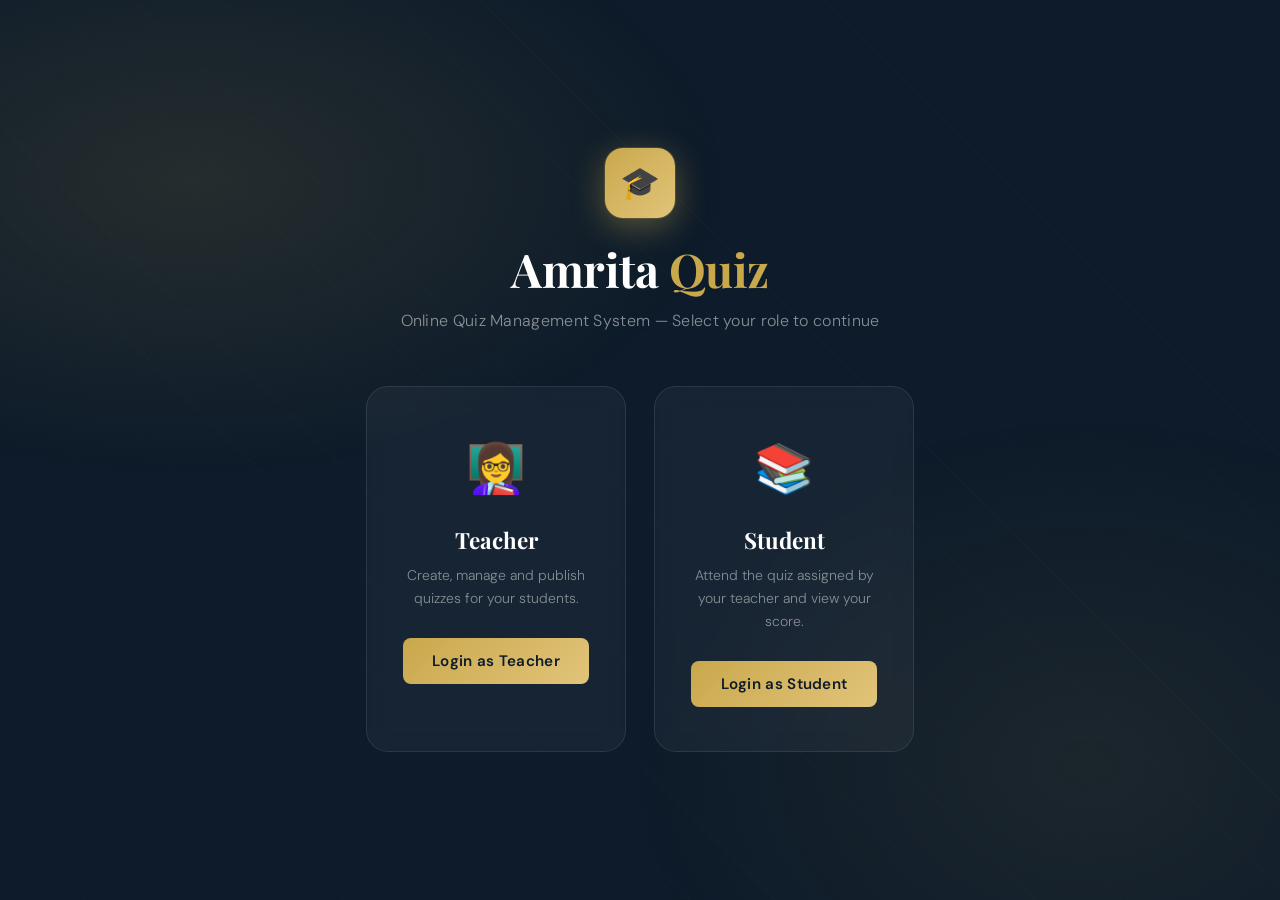
<file: quiz-system/src/main/resources/static/Index.html>
<!DOCTYPE html>
<html lang="en">
<head>
    <meta charset="UTF-8">
    <meta name="viewport" content="width=device-width, initial-scale=1.0">
    <title>Amrita Quiz — Welcome</title>
    <link rel="stylesheet" href="css/codestyle.css">
    <script src="js/app.js"></script>
</head>
<body>

<div class="role-container">

    <!-- Brand Header -->
    <div class="role-brand">
        <div class="brand-logo">🎓</div>
        <h1>Amrita <span>Quiz</span></h1>
        <p>Online Quiz Management System &mdash; Select your role to continue</p>
    </div>

    <!-- Role Cards -->
    <div class="role-cards">

        <!-- Teacher Card -->
        <div class="role-card teacher" onclick="goTo('TeacherLogin.html')">
            <span class="role-icon">👩‍🏫</span>
            <h2>Teacher</h2>
            <p>Create, manage and publish quizzes for your students.</p>
            <button class="role-btn" type="button">Login as Teacher</button>
        </div>

        <!-- Student Card -->
        <div class="role-card student" onclick="goTo('StudentLogin.html')">
            <span class="role-icon">📚</span>
            <h2>Student</h2>
            <p>Attend the quiz assigned by your teacher and view your score.</p>
            <button class="role-btn" type="button">Login as Student</button>
        </div>

    </div>

</div>

</body>
</html>
</file>
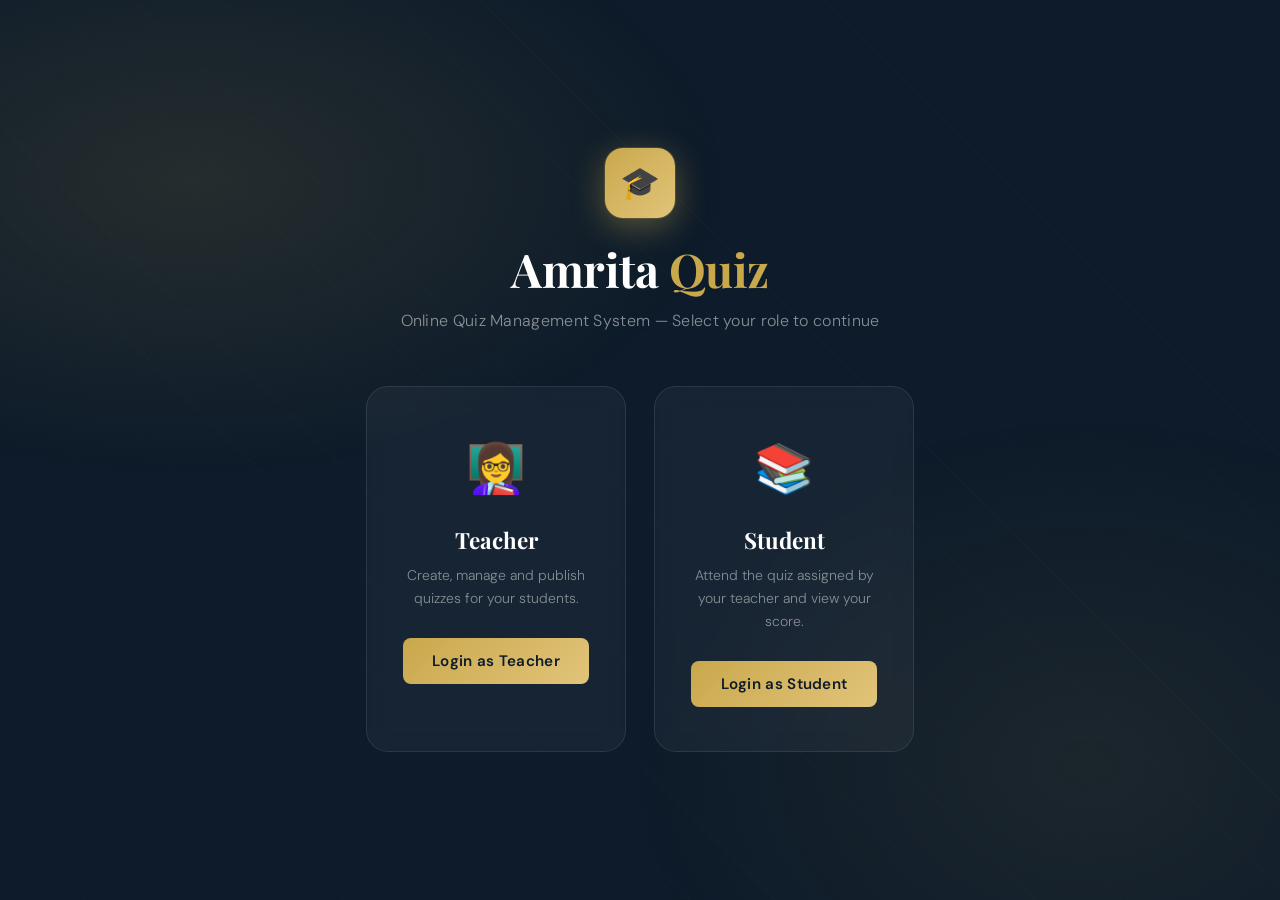
<file: Online Quiz Management System/quiz-management-system-main/quiz-system/src/main/resources/static/index.html>
<!DOCTYPE html>
<html lang="en">
<head>
    <meta charset="UTF-8">
    <meta name="viewport" content="width=device-width, initial-scale=1.0">
    <title>Amrita Quiz — Welcome</title>
    <link rel="stylesheet" href="css/codestyle.css">
</head>
<body>

<div class="role-container">

    <!-- Brand Header -->
    <div class="role-brand">
        <div class="brand-logo">🎓</div>
        <h1>Amrita <span>Quiz</span></h1>
        <p>Online Quiz Management System &mdash; Select your role to continue</p>
    </div>

    <!-- Role Cards -->
    <div class="role-cards">

        <!-- Teacher Card -->
        <div class="role-card teacher" onclick="goTo('TeacherLogin.html')">
            <span class="role-icon">👩‍🏫</span>
            <h2>Teacher</h2>
            <p>Create, manage and publish quizzes for your students.</p>
            <button class="role-btn" type="button">Login as Teacher</button>
        </div>

        <!-- Student Card -->
        <div class="role-card student" onclick="goTo('StudentLogin.html')">
            <span class="role-icon">📚</span>
            <h2>Student</h2>
            <p>Attend the quiz assigned by your teacher and view your score.</p>
            <button class="role-btn" type="button">Login as Student</button>
        </div>

    </div>

</div>


<script src="js/app.js"></script>
</body>
</html>
</file>
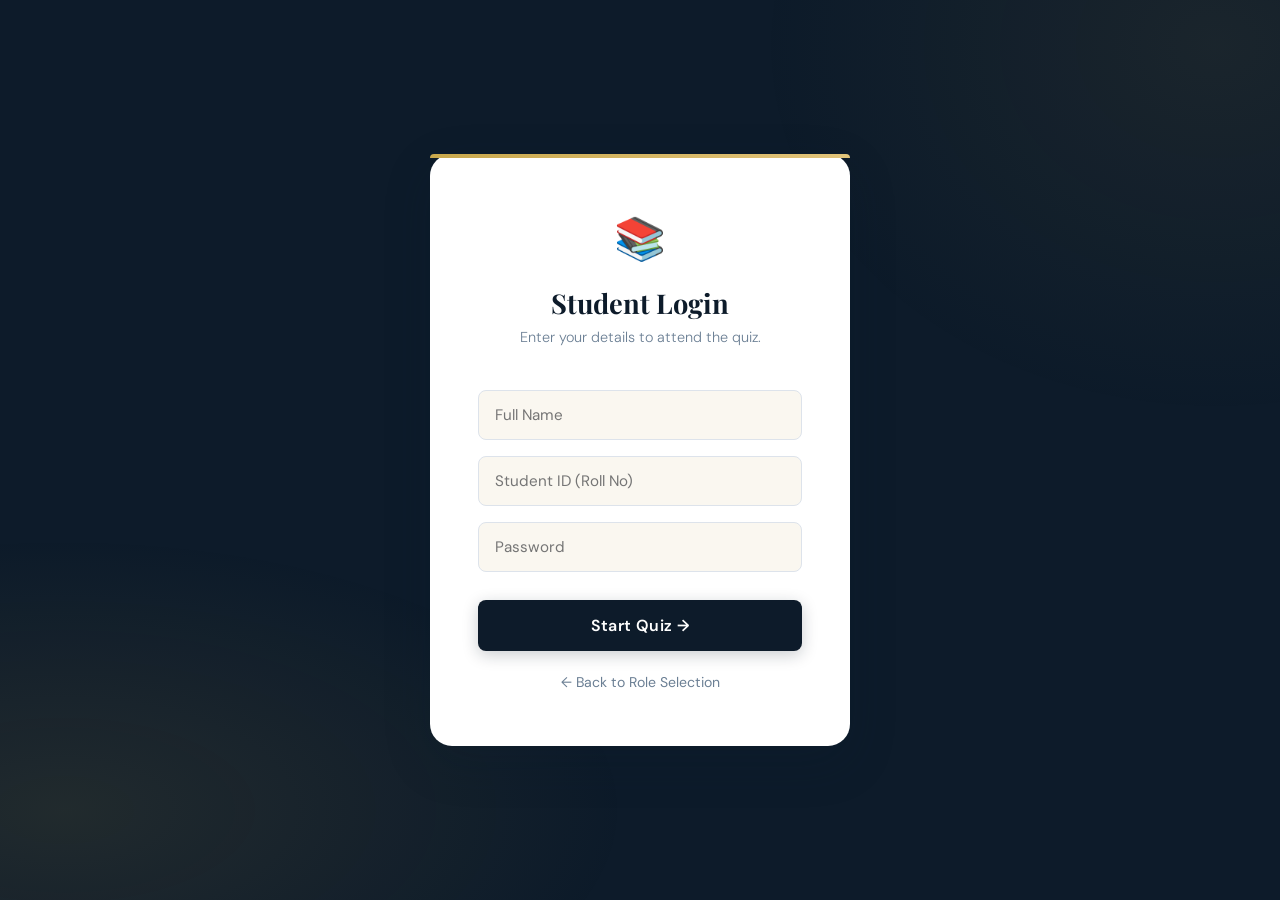
<file: quiz-system/src/main/resources/static/StudentLogin.html>
<!DOCTYPE html>
<html lang="en">
<head>
    <meta charset="UTF-8">
    <meta name="viewport" content="width=device-width, initial-scale=1.0">
    <title>Student Login — Amrita Quiz</title>
    <link rel="stylesheet" href="css/codestyle.css">
</head>
<body>

<div class="auth-container student-bg">
    <div class="auth-box student-box">
        <span class="auth-icon">📚</span>
        <h2>Student Login</h2>
        <p class="subtitle">Enter your details to attend the quiz.</p>

        <form id="student-login-form" onsubmit="studentLogin(event)">
            <input type="text"
                   id="student-name"
                   placeholder="Full Name"
                   required
                   autocomplete="name">
            <input type="text"
                   id="student-id"
                   placeholder="Student ID (Roll No)"
                   required
                   autocomplete="off">
            <!-- Added password field to match backend security -->
            <input type="password"
                   id="student-password"
                   placeholder="Password"
                   required>

            <div class="error-msg" id="login-error" style="display:none;">
                ❌ Invalid Credentials. Please try again.
            </div>
            <div class="info-msg" id="no-quiz-msg" style="display:none;">
                ⚠️ No quiz has been created yet. Please wait for your teacher.
            </div>

            <button type="submit" class="btn-student-login">Start Quiz →</button>
        </form>

        <button class="back-link student-link"
                type="button"
                onclick="goTo('index.html')">
            ← Back to Role Selection
        </button>
    </div>
</div>

<script src="js/app.js"></script>
</body>
</html>
</file>
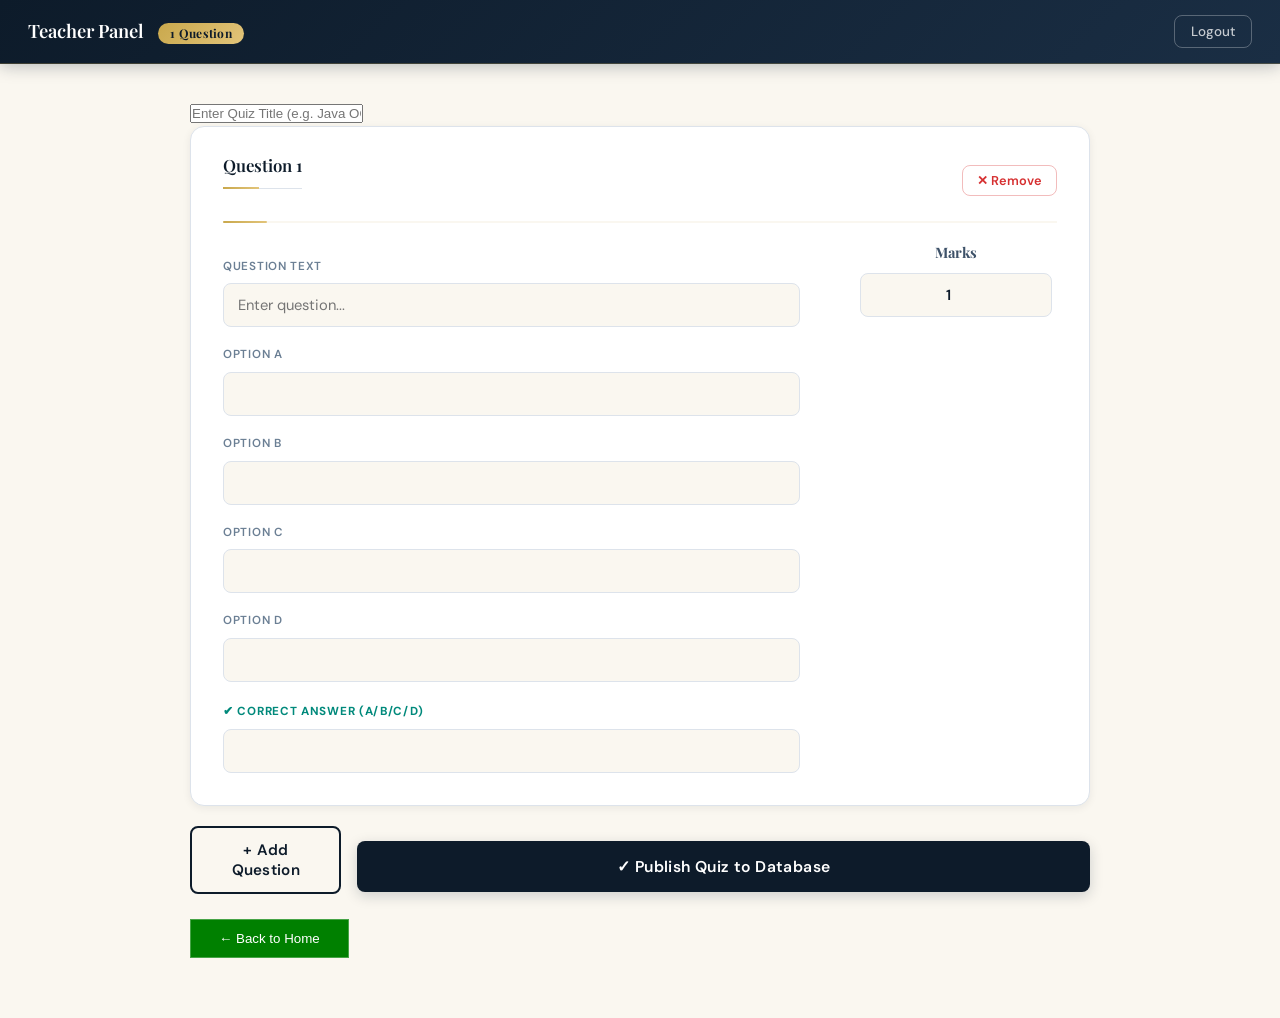
<file: quiz-system/src/main/resources/static/Teacher.html>
<!DOCTYPE html>
<html lang="en">
<head>
    <meta charset="UTF-8">
    <meta name="viewport" content="width=device-width, initial-scale=1.0">
    <title>Teacher Dashboard — Amrita Quiz</title>
    <link rel="stylesheet" href="css/codestyle.css">
</head>
<body>

<!-- ── Sticky Header ── -->
<header class="dashboard-header">
    <div class="header-left">
        <h2>
            Teacher Panel
            <span id="q-count-badge" class="question-count-badge">0 Questions</span>
        </h2>
    </div>
    <div class="header-right">
        <!-- Populated via initTeacherPage() -->
        <span id="teacher-id-label" class="header-user-label"></span>
        <button type="button" class="btn-logout" onclick="logout()">Logout</button>
    </div>
</header>

<!-- ── Main Content ── -->
<div class="dashboard-container">

    <!-- CRITICAL: Added Quiz Title input to match Backend Entity -->
    <div class="quiz-title-section">
        <input type="text"
               id="quiz-title"
               placeholder="Enter Quiz Title (e.g. Java OOP Quiz 1)"
               class="main-title-input"
               required>
    </div>

    <!-- Updated to use publishQuiz(event) from the bridge app.js -->
    <form id="quiz-form" onsubmit="publishQuiz(event)">

        <!-- Question cards injected here by app.js -->
        <div id="questions-wrapper"></div>

        <!-- Add / Submit row -->
        <div class="form-actions">
            <button type="button"
                    class="btn-add-question"
                    onclick="addQuestion()">
                + Add Question
            </button>
            <button type="submit" class="btn-submit">
                ✓ Publish Quiz to Database
            </button>
        </div>

    </form>

    <br>
    <button type="button"
            class="btn-back"
            onclick="goTo('index.html')">
        ← Back to Home
    </button>

</div>

<script src="js/app.js"></script>
<script>
    // Initialize the teacher view
    window.onload = function() {
        // Display teacher name from sessionStorage
        const name = sessionStorage.getItem('teacherName');
        const id = sessionStorage.getItem('teacherId');
        if (name) {
            document.getElementById('teacher-id-label').textContent = `👤 ${name} (${id})`;
        }

        // Start with one blank question
        addQuestion();
    };
</script>

</body>
</html>
</file>
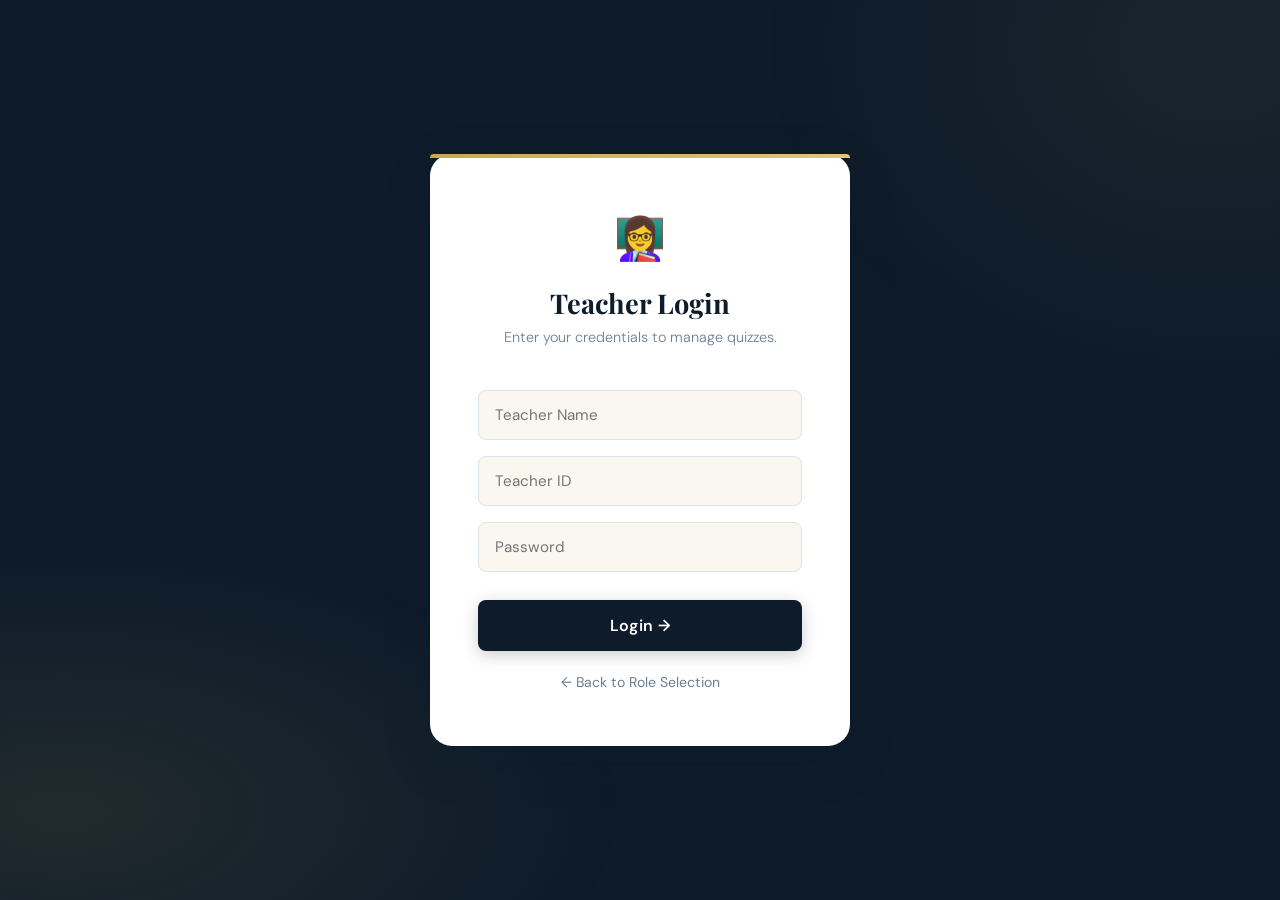
<file: quiz-system/src/main/resources/static/TeacherLogin.html>
<!DOCTYPE html>
<html lang="en">
<head>
    <meta charset="UTF-8">
    <meta name="viewport" content="width=device-width, initial-scale=1.0">
    <title>Teacher Login — Amrita Quiz</title>
    <link rel="stylesheet" href="css/codestyle.css">
</head>
<body>

<div class="auth-container teacher-bg">
    <div class="auth-box teacher-box">
        <span class="auth-icon">👩‍🏫</span>
        <h2>Teacher Login</h2>
        <p class="subtitle">Enter your credentials to manage quizzes.</p>

        <form id="teacher-login-form" onsubmit="teacherLogin(event)">
            <input type="text"
                   id="teacher-name"
                   placeholder="Teacher Name"
                   autocomplete="name"
                   required>
            <input type="text"
                   id="teacher-id"
                   placeholder="Teacher ID"
                   autocomplete="off"
                   required>
            <!-- Added password field to match backend requirements -->
            <input type="password"
                   id="teacher-password"
                   placeholder="Password"
                   required>

            <div class="error-msg" id="login-error" style="display:none;">
                ❌ Invalid Teacher ID or Password.
            </div>

            <button type="submit" class="btn-teacher-login">Login →</button>
        </form>

        <button class="back-link teacher-link"
                type="button"
                onclick="goTo('QuizLogin.html')">
            ← Back to Role Selection
        </button>
    </div>
</div>

<script src="js/app.js"></script>
</body>
</html>
</file>
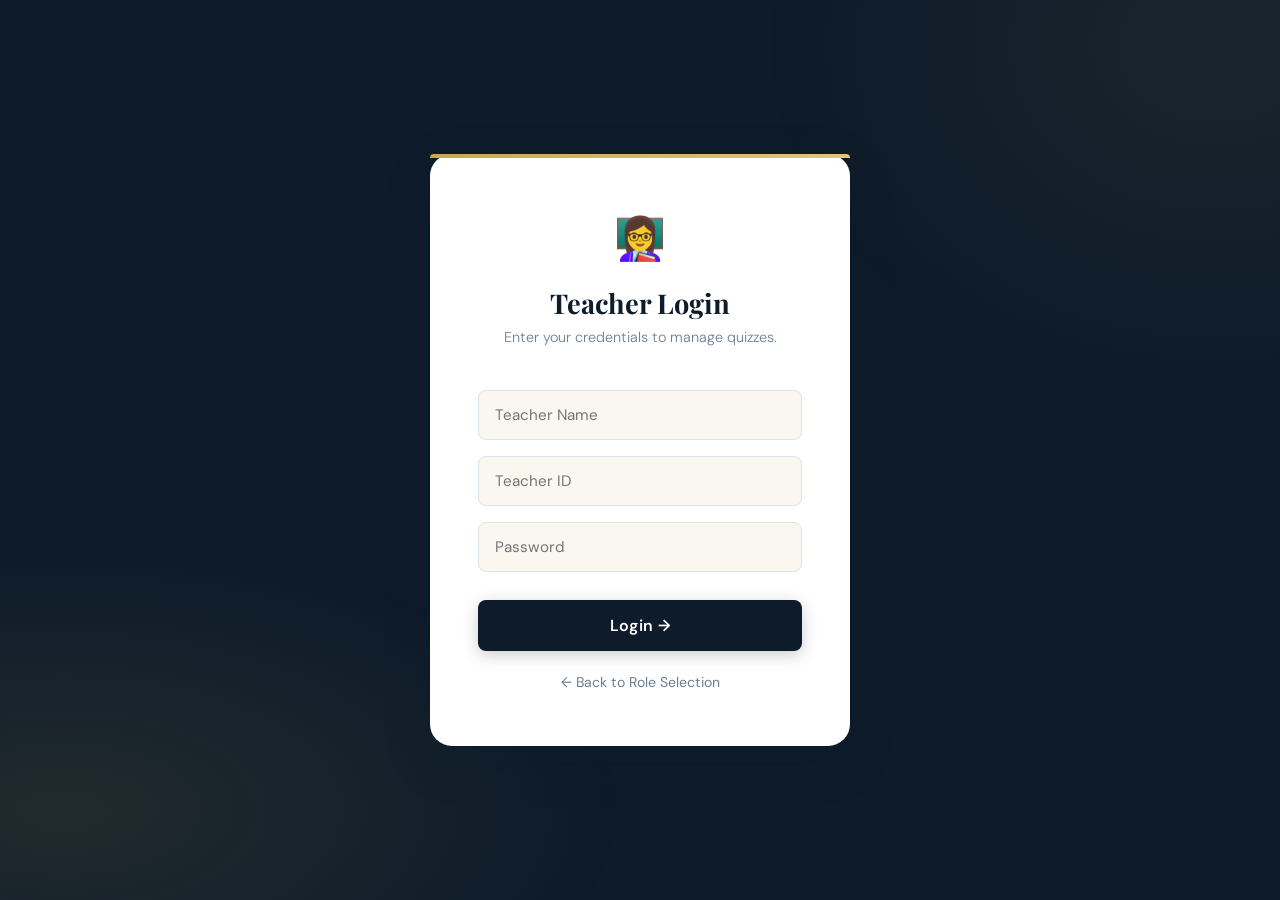
<file: Online Quiz Management System/quiz-management-system-main/quiz-system/src/main/resources/static/TeacherLogin.html>
<!DOCTYPE html>
<html lang="en">
<head>
    <meta charset="UTF-8">
    <meta name="viewport" content="width=device-width, initial-scale=1.0">
    <title>Teacher Login — Amrita Quiz</title>
    <link rel="stylesheet" href="css/codestyle.css">
</head>
<body>

<div class="auth-container teacher-bg">
    <div class="auth-box teacher-box">
        <span class="auth-icon">👩‍🏫</span>
        <h2>Teacher Login</h2>
        <p class="subtitle">Enter your credentials to manage quizzes.</p>

        <form id="teacher-login-form" onsubmit="teacherLogin(event)">
            <input type="text"
                   id="teacher-name"
                   placeholder="Teacher Name"
                   autocomplete="name"
                   required>
            <input type="text"
                   id="teacher-id"
                   placeholder="Teacher ID"
                   autocomplete="off"
                   required>
            <!-- Added password field to match backend requirements -->
            <input type="password"
                   id="teacher-password"
                   placeholder="Password"
                   required>

            <div class="error-msg" id="login-error" style="display:none;">
                ❌ Invalid Teacher ID or Password.
            </div>

            <button type="submit" class="btn-teacher-login">Login →</button>
        </form>

        <button class="back-link teacher-link"
                type="button"
                onclick="goTo('index.html')">
            ← Back to Role Selection
        </button>
    </div>
</div>

<script src="js/app.js"></script>
</body>
</html>
</file>
<file: quiz-system/src/main/resources/static/css/codestyle.css>
/* ============================================================
   codestyle.css  –  Amrita Quiz System
   Theme: Academic Excellence — Deep Navy + Gold + Warm Cream
   ============================================================ */

@import url('https://fonts.googleapis.com/css2?family=Playfair+Display:wght@600;700&family=DM+Sans:ital,wght@0,300;0,400;0,500;0,600;1,400&display=swap');

/* ─── CSS Variables ─── */
:root {
    --navy:        #0d1b2a;
    --navy-mid:    #1a2e44;
    --navy-light:  #253c56;
    --gold:        #c9a84c;
    --gold-light:  #e2c47a;
    --gold-pale:   #f5e9c8;
    --cream:       #faf7f0;
    --white:       #ffffff;
    --text-dark:   #0d1b2a;
    --text-mid:    #3d5168;
    --text-muted:  #6b7f94;
    --error:       #d63031;
    --error-bg:    #fff0f0;
    --success:     #00897b;
    --warn-bg:     #fffbe6;
    --warn-text:   #7d5c00;
    --border:      #dde3eb;
    --shadow-sm:   0 2px 8px rgba(13,27,42,0.07);
    --shadow-md:   0 6px 24px rgba(13,27,42,0.11);
    --shadow-lg:   0 16px 48px rgba(13,27,42,0.18);
    --radius-sm:   8px;
    --radius-md:   14px;
    --radius-lg:   22px;
    --font-head:   'Playfair Display', Georgia, serif;
    --font-body:   'DM Sans', sans-serif;
}

/* ─── Reset / Base ─── */
*, *::before, *::after { box-sizing: border-box; margin: 0; padding: 0; }

body {
    font-family: var(--font-body);
    background: var(--cream);
    color: var(--text-dark);
    min-height: 100vh;
    line-height: 1.6;
    display: block;
}

h1, h2, h3, h4 { font-family: var(--font-head); line-height: 1.25; }


/* ============================================================
   ROLE SELECTION PAGE  (QuizLogin.html)
   ============================================================ */

.role-container {
    min-height: 100vh;
    display: flex;
    flex-direction: column;
    align-items: center;
    justify-content: center;
    padding: 40px 20px;
    background: var(--navy);
    position: relative;
    overflow: hidden;
}

.role-container::before {
    content: '';
    position: fixed;
    inset: 0;
    background:
        radial-gradient(ellipse 70% 55% at 15% 20%, rgba(201,168,76,0.13) 0%, transparent 60%),
        radial-gradient(ellipse 60% 65% at 85% 85%, rgba(201,168,76,0.08) 0%, transparent 60%),
        repeating-linear-gradient(45deg, transparent, transparent 60px,
            rgba(255,255,255,0.012) 60px, rgba(255,255,255,0.012) 61px);
    pointer-events: none;
}

.role-brand {
    text-align: center;
    margin-bottom: 52px;
    position: relative;
    z-index: 1;
    animation: fadeDown 0.65s ease both;
}

.brand-logo {
    width: 70px;
    height: 70px;
    background: linear-gradient(135deg, var(--gold), var(--gold-light));
    border-radius: 18px;
    display: flex;
    align-items: center;
    justify-content: center;
    font-size: 2rem;
    margin: 0 auto 22px;
    box-shadow: 0 8px 32px rgba(201,168,76,0.4), 0 0 0 1px rgba(201,168,76,0.2);
}

.role-brand h1 {
    font-size: 2.9rem;
    font-weight: 700;
    color: var(--white);
    letter-spacing: -0.5px;
    margin-bottom: 10px;
}

.role-brand h1 span { color: var(--gold); }

.role-brand p {
    font-size: 1rem;
    color: rgba(255,255,255,0.5);
    font-weight: 300;
    letter-spacing: 0.3px;
}

.role-cards {
    display: flex;
    gap: 28px;
    flex-wrap: wrap;
    justify-content: center;
    position: relative;
    z-index: 1;
}

.role-card {
    background: rgba(255,255,255,0.045);
    backdrop-filter: blur(10px);
    border: 1px solid rgba(255,255,255,0.09);
    border-radius: var(--radius-lg);
    padding: 44px 36px;
    width: 260px;
    text-align: center;
    cursor: pointer;
    text-decoration: none;
    color: inherit;
    display: block;
    animation: fadeUp 0.65s ease both;
    transition: transform 0.28s cubic-bezier(.22,.68,0,1.2),
                box-shadow 0.28s ease,
                border-color 0.25s ease,
                background 0.25s ease;
}

.role-card:nth-child(2) { animation-delay: 0.1s; }

.role-card:hover {
    transform: translateY(-8px) scale(1.025);
    background: rgba(255,255,255,0.08);
    border-color: var(--gold);
    box-shadow: 0 24px 60px rgba(0,0,0,0.4), 0 0 0 1px var(--gold);
}

.role-card .role-icon {
    font-size: 3rem;
    margin-bottom: 18px;
    display: block;
}

.role-card h2 {
    font-size: 1.4rem;
    color: var(--white);
    margin-bottom: 10px;
}

.role-card p {
    font-size: 0.875rem;
    color: rgba(255,255,255,0.48);
    margin-bottom: 28px;
    line-height: 1.65;
    font-weight: 300;
}

.role-card .role-btn {
    display: block;
    width: 100%;
    padding: 13px 0;
    border-radius: var(--radius-sm);
    font-size: 0.95rem;
    font-weight: 600;
    font-family: var(--font-body);
    color: var(--navy);
    border: none;
    cursor: pointer;
    background: linear-gradient(135deg, var(--gold), var(--gold-light));
    letter-spacing: 0.3px;
    transition: opacity 0.2s, transform 0.15s;
    margin-top: 0;
    width: 100%;
}

.role-card .role-btn:hover { opacity: 0.88; transform: scale(0.98); }


/* ============================================================
   AUTH PAGES  (TeacherLogin.html & StudentLogin.html)
   ============================================================ */

.auth-container {
    min-height: 100vh;
    display: flex;
    justify-content: center;
    align-items: center;
    font-family: var(--font-body);
    padding: 20px;
    position: relative;
    overflow: hidden;
}

.auth-container.teacher-bg,
.auth-container.student-bg {
    background: var(--navy);
}

.auth-container::before {
    content: '';
    position: fixed;
    inset: 0;
    background:
        radial-gradient(ellipse 80% 55% at 5% 90%, rgba(201,168,76,0.11) 0%, transparent 55%),
        radial-gradient(ellipse 65% 75% at 95% 5%, rgba(201,168,76,0.07) 0%, transparent 55%);
    pointer-events: none;
}

.auth-box {
    background: var(--white);
    padding: 52px 48px;
    border-radius: var(--radius-lg);
    width: 100%;
    max-width: 420px;
    text-align: center;
    position: relative;
    z-index: 1;
    box-shadow: var(--shadow-lg);
    animation: fadeUp 0.5s ease both;
}

.auth-box::before {
    content: '';
    position: absolute;
    top: 0; left: 0; right: 0;
    height: 4px;
    border-radius: var(--radius-lg) var(--radius-lg) 0 0;
    background: linear-gradient(90deg, var(--gold), var(--gold-light));
}

.auth-icon { font-size: 2.6rem; margin-bottom: 14px; display: block; }

.auth-box h2 {
    font-size: 1.7rem;
    font-weight: 700;
    color: var(--navy);
    margin-bottom: 6px;
}

.auth-box .subtitle {
    font-size: 0.9rem;
    color: var(--text-muted);
    margin-top: 0;
    margin-bottom: 32px;
    font-weight: 300;
}

.auth-box input {
    width: 100%;
    padding: 14px 16px;
    margin: 8px 0;
    border-radius: var(--radius-sm);
    border: 1.5px solid var(--border);
    font-size: 0.95rem;
    font-family: var(--font-body);
    background: var(--cream);
    color: var(--text-dark);
    transition: border-color 0.2s, background 0.2s, box-shadow 0.2s;
}

.auth-box input:focus {
    outline: none;
    background: var(--white);
    border-color: var(--gold);
    box-shadow: 0 0 0 3px rgba(201,168,76,0.15);
}

.btn-teacher-login,
.btn-student-login {
    width: 100%;
    padding: 15px;
    margin-top: 20px;
    background: var(--navy);
    color: var(--white);
    border: none;
    border-radius: var(--radius-sm);
    font-size: 1rem;
    font-weight: 600;
    font-family: var(--font-body);
    cursor: pointer;
    letter-spacing: 0.4px;
    transition: background 0.22s, transform 0.15s, box-shadow 0.2s, color 0.22s;
    box-shadow: 0 4px 16px rgba(13,27,42,0.22);
}

.btn-teacher-login:hover,
.btn-student-login:hover {
    background: var(--gold);
    color: var(--navy);
    transform: translateY(-1px);
    box-shadow: 0 8px 24px rgba(201,168,76,0.3);
}

.btn-teacher-login:active,
.btn-student-login:active { transform: translateY(1px); }

.back-link {
    display: inline-block;
    margin-top: 22px;
    background: none;
    border: none;
    font-size: 0.88rem;
    font-family: var(--font-body);
    color: var(--text-muted);
    cursor: pointer;
    transition: color 0.2s;
    text-decoration: none;
    padding: 0;
    width: auto;
}

.back-link:hover,
.teacher-link:hover,
.student-link:hover { color: var(--gold); }

.error-msg {
    background: var(--error-bg);
    color: var(--error);
    border: 1px solid #f5c6c6;
    border-radius: var(--radius-sm);
    padding: 11px 14px;
    font-size: 0.875rem;
    margin-top: 12px;
    display: none;
    text-align: left;
}

.info-msg {
    background: var(--warn-bg);
    color: var(--warn-text);
    border: 1px solid #ffd97a;
    border-radius: var(--radius-sm);
    padding: 11px 14px;
    font-size: 0.875rem;
    margin-top: 12px;
    display: none;
    text-align: left;
}


/* ============================================================
   DASHBOARD HEADER
   ============================================================ */

.dashboard-header {
    background: linear-gradient(135deg, var(--navy) 0%, var(--navy-mid) 100%);
    color: var(--white);
    padding: 15px 28px;
    display: flex;
    align-items: center;
    justify-content: space-between;
    box-shadow: 0 2px 16px rgba(13,27,42,0.28);
    position: sticky;
    top: 0;
    z-index: 100;
    border-bottom: 1px solid rgba(201,168,76,0.25);
}

.dashboard-header h2 {
    font-size: 1.15rem;
    font-weight: 600;
    color: var(--white);
    margin: 0;
}

.header-right { display: flex; align-items: center; gap: 14px; }

.header-user-label { font-size: 0.84rem; color: rgba(255,255,255,0.65); }

.question-count-badge {
    display: inline-flex;
    align-items: center;
    background: linear-gradient(135deg, var(--gold), var(--gold-light));
    color: var(--navy);
    font-size: 0.75rem;
    font-weight: 700;
    padding: 3px 12px;
    border-radius: 20px;
    vertical-align: middle;
    margin-left: 10px;
    letter-spacing: 0.3px;
}

.btn-logout {
    padding: 7px 16px;
    margin: 0;
    width: auto;
    background: transparent;
    color: rgba(255,255,255,0.75);
    border: 1.5px solid rgba(255,255,255,0.28);
    border-radius: var(--radius-sm);
    font-size: 0.84rem;
    font-weight: 500;
    font-family: var(--font-body);
    cursor: pointer;
    transition: background 0.2s, border-color 0.2s, color 0.2s;
}

.btn-logout:hover {
    background: rgba(201,168,76,0.15);
    border-color: var(--gold);
    color: var(--gold-light);
}


/* ============================================================
   DASHBOARD CONTAINER & CARDS
   ============================================================ */

.dashboard-container {
    width: 86%;
    max-width: 900px;
    margin: 36px auto 60px;
}

.quiz-card {
    background: var(--white);
    padding: 28px 32px;
    margin-bottom: 20px;
    border-radius: var(--radius-md);
    box-shadow: var(--shadow-sm);
    border: 1px solid var(--border);
    animation: fadeUp 0.35s ease both;
    transition: box-shadow 0.22s, border-color 0.22s;
}

.quiz-card:hover {
    box-shadow: var(--shadow-md);
    border-color: rgba(201,168,76,0.38);
}

.card-header {
    display: flex;
    justify-content: space-between;
    align-items: center;
    margin-bottom: 20px;
    padding-bottom: 14px;
    border-bottom: 2px solid var(--cream);
    position: relative;
}

.card-header::after {
    content: '';
    position: absolute;
    bottom: -2px; left: 0;
    width: 44px; height: 2px;
    background: linear-gradient(90deg, var(--gold), var(--gold-light));
    border-radius: 2px;
}

.card-header h3 {
    font-size: 1.05rem;
    font-weight: 600;
    color: var(--navy);
    margin: 0;
}

.option-label {
    display: block;
    font-size: 0.73rem;
    font-weight: 600;
    color: var(--text-muted);
    margin-top: 14px;
    margin-bottom: 4px;
    text-transform: uppercase;
    letter-spacing: 0.06em;
    font-family: var(--font-body);
}

.correct-ans-label {
    display: block;
    font-size: 0.73rem;
    font-weight: 700;
    color: var(--success);
    margin-top: 16px;
    margin-bottom: 4px;
    text-transform: uppercase;
    letter-spacing: 0.06em;
    font-family: var(--font-body);
}

.question-row { display: flex; justify-content: space-between; gap: 24px; }
.question-left  { flex: 3; }
.question-right { flex: 1; text-align: center; }

.question-right h4 {
    font-size: 0.9rem;
    color: var(--text-mid);
    margin-bottom: 8px;
    font-family: var(--font-head);
}

.quiz-card input[type="text"],
.quiz-card input[type="number"] {
    width: 95%;
    padding: 11px 14px;
    margin: 4px 0;
    border-radius: var(--radius-sm);
    border: 1.5px solid var(--border);
    background: var(--cream);
    font-family: var(--font-body);
    font-size: 0.92rem;
    color: var(--text-dark);
    transition: border-color 0.2s, background 0.2s, box-shadow 0.2s;
}

.quiz-card input[type="text"]:focus,
.quiz-card input[type="number"]:focus {
    outline: none;
    border-color: var(--gold);
    background: var(--white);
    box-shadow: 0 0 0 3px rgba(201,168,76,0.13);
}

.question-right input {
    width: 80%;
    text-align: center;
    font-size: 1.15rem;
    font-weight: 600;
}

.btn-remove {
    width: auto;
    padding: 6px 14px;
    margin: 0;
    background: transparent;
    color: var(--error);
    border: 1.5px solid rgba(214,48,49,0.32);
    border-radius: var(--radius-sm);
    font-size: 0.8rem;
    font-weight: 600;
    font-family: var(--font-body);
    cursor: pointer;
    transition: background 0.2s, border-color 0.2s, color 0.2s, transform 0.15s;
}

.btn-remove:hover { background: var(--error); color: var(--white); border-color: var(--error); }
.btn-remove:active { transform: scale(0.97); }

.form-actions {
    display: flex;
    align-items: center;
    justify-content: space-between;
    gap: 16px;
    margin-top: 12px;
}

.btn-add-question {
    width: auto;
    padding: 12px 26px;
    margin: 0;
    background: transparent;
    color: var(--navy);
    border: 2px solid var(--navy);
    border-radius: var(--radius-sm);
    font-size: 0.95rem;
    font-weight: 600;
    font-family: var(--font-body);
    cursor: pointer;
    letter-spacing: 0.3px;
    transition: background 0.2s, color 0.2s, transform 0.15s;
}

.btn-add-question:hover { background: var(--navy); color: var(--white); transform: translateY(-1px); }
.btn-add-question:active { transform: translateY(1px); }

.btn-submit {
    background: var(--navy);
    color: var(--white);
    border: none;
    border-radius: var(--radius-sm);
    font-family: var(--font-body);
    font-size: 0.98rem;
    font-weight: 600;
    padding: 13px 32px;
    cursor: pointer;
    letter-spacing: 0.4px;
    transition: background 0.22s, transform 0.15s, box-shadow 0.2s, color 0.22s;
    box-shadow: 0 4px 14px rgba(13,27,42,0.18);
    width: auto;
    margin: 0;
}

.btn-submit:hover {
    background: var(--gold);
    color: var(--navy);
    transform: translateY(-1px);
    box-shadow: 0 8px 24px rgba(201,168,76,0.28);
}

.btn-submit:active { transform: translateY(1px); }

form#quiz-form .btn-submit {
    width: 100%;
    padding: 15px;
    margin-top: 14px;
}


/* ============================================================
   STUDENT QUIZ PAGE
   ============================================================ */

.quiz-card h3 {
    font-size: 1.05rem;
    color: var(--navy);
    margin-bottom: 18px;
    padding-bottom: 12px;
    border-bottom: 1px solid var(--border);
    position: relative;
}

.quiz-card h3::before {
    content: '';
    position: absolute;
    bottom: -1px; left: 0;
    width: 36px; height: 2px;
    background: linear-gradient(90deg, var(--gold), var(--gold-light));
}

.option-group {
    display: flex;
    align-items: center;
    gap: 12px;
    margin: 9px 0;
    padding: 12px 16px;
    border-radius: var(--radius-sm);
    border: 1.5px solid var(--border);
    background: var(--cream);
    cursor: pointer;
    transition: border-color 0.2s, background 0.2s, box-shadow 0.2s;
}

.option-group:hover {
    border-color: var(--gold);
    background: var(--gold-pale);
}

.option-group:has(input:checked) {
    border-color: var(--navy);
    background: rgba(13,27,42,0.05);
    box-shadow: 0 0 0 3px rgba(13,27,42,0.07);
}

.option-group input[type="radio"] {
    width: 18px; height: 18px;
    accent-color: var(--navy);
    flex-shrink: 0;
    margin: 0; padding: 0; border: none; box-shadow: none;
    cursor: pointer;
}

.option-group label {
    font-size: 0.94rem;
    color: var(--text-dark);
    cursor: pointer;
    flex: 1;
}

.quiz-card p b { color: var(--gold); }

.marks-badge {
    display: inline-flex;
    align-items: center;
    gap: 5px;
    margin-top: 14px;
    padding: 5px 12px;
    background: var(--gold-pale);
    border: 1px solid rgba(201,168,76,0.4);
    border-radius: 20px;
    font-size: 0.8rem;
    font-weight: 600;
    color: var(--warn-text);
}

#result-panel {
    display: none;
    text-align: center;
    padding: 60px 40px;
    background: linear-gradient(145deg, var(--navy) 0%, var(--navy-mid) 100%);
    border-radius: var(--radius-lg);
    color: var(--white);
    box-shadow: var(--shadow-lg);
    border: 1px solid rgba(201,168,76,0.25);
    animation: fadeUp 0.5s ease both;
}

#result-title {
    font-size: 1.9rem;
    margin-bottom: 12px;
    color: var(--white);
}

#result-detail {
    font-size: 1.05rem;
    color: rgba(255,255,255,0.62);
    font-weight: 300;
    margin-bottom: 36px;
}

.btn-back {
    background:green;
    color: var(--white) !important;
    border: 1.5px solid rgba(255,255,255,0.28) !important;
    box-shadow: none !important;
    width: auto !important;
    padding: 11px 28px !important;
}

.btn-back:hover {
    background: rgba(201,168,76,0.22) !important;
    border-color: var(--gold) !important;
    color: var(--gold-light) !important;
    transform: none !important;
    box-shadow: none !important;
}

#back-btn {
    background: transparent !important;
    color: var(--text-muted) !important;
    border: 1.5px solid var(--border) !important;
    box-shadow: none !important;
    width: auto !important;
    padding: 10px 22px !important;
    font-size: 0.875rem !important;
}

#back-btn:hover {
    border-color: var(--navy) !important;
    color: var(--navy) !important;
    background: transparent !important;
    transform: none !important;
}

.no-quiz-card { text-align: center; padding: 52px 40px; }
.no-quiz-card h3 { color: var(--error); font-size: 1.4rem; margin-bottom: 12px; }
.no-quiz-card p  { color: var(--text-muted); margin-bottom: 24px; }


/* ============================================================
   ANIMATIONS
   ============================================================ */

@keyframes fadeUp {
    from { opacity: 0; transform: translateY(18px); }
    to   { opacity: 1; transform: translateY(0); }
}

@keyframes fadeDown {
    from { opacity: 0; transform: translateY(-14px); }
    to   { opacity: 1; transform: translateY(0); }
}
</file>
<file: Online Quiz Management System/quiz-management-system-main/quiz-system/src/main/resources/static/css/codestyle.css>
/* ============================================================
   codestyle.css  –  Amrita Quiz System
   Theme: Academic Excellence — Deep Navy + Gold + Warm Cream
   ============================================================ */

@import url('https://fonts.googleapis.com/css2?family=Playfair+Display:wght@600;700&family=DM+Sans:ital,wght@0,300;0,400;0,500;0,600;1,400&display=swap');

/* ─── CSS Variables ─── */
:root {
    --navy:        #0d1b2a;
    --navy-mid:    #1a2e44;
    --navy-light:  #253c56;
    --gold:        #c9a84c;
    --gold-light:  #e2c47a;
    --gold-pale:   #f5e9c8;
    --cream:       #faf7f0;
    --white:       #ffffff;
    --text-dark:   #0d1b2a;
    --text-mid:    #3d5168;
    --text-muted:  #6b7f94;
    --error:       #d63031;
    --error-bg:    #fff0f0;
    --success:     #00897b;
    --warn-bg:     #fffbe6;
    --warn-text:   #7d5c00;
    --border:      #dde3eb;
    --shadow-sm:   0 2px 8px rgba(13,27,42,0.07);
    --shadow-md:   0 6px 24px rgba(13,27,42,0.11);
    --shadow-lg:   0 16px 48px rgba(13,27,42,0.18);
    --radius-sm:   8px;
    --radius-md:   14px;
    --radius-lg:   22px;
    --font-head:   'Playfair Display', Georgia, serif;
    --font-body:   'DM Sans', sans-serif;
}

/* ─── Reset / Base ─── */
*, *::before, *::after { box-sizing: border-box; margin: 0; padding: 0; }

body {
    font-family: var(--font-body);
    background: var(--cream);
    color: var(--text-dark);
    min-height: 100vh;
    line-height: 1.6;
    display: block;
}

h1, h2, h3, h4 { font-family: var(--font-head); line-height: 1.25; }


/* ============================================================
   ROLE SELECTION PAGE  (QuizLogin.html)
   ============================================================ */

.role-container {
    min-height: 100vh;
    display: flex;
    flex-direction: column;
    align-items: center;
    justify-content: center;
    padding: 40px 20px;
    background: var(--navy);
    position: relative;
    overflow: hidden;
}

.role-container::before {
    content: '';
    position: fixed;
    inset: 0;
    background:
        radial-gradient(ellipse 70% 55% at 15% 20%, rgba(201,168,76,0.13) 0%, transparent 60%),
        radial-gradient(ellipse 60% 65% at 85% 85%, rgba(201,168,76,0.08) 0%, transparent 60%),
        repeating-linear-gradient(45deg, transparent, transparent 60px,
            rgba(255,255,255,0.012) 60px, rgba(255,255,255,0.012) 61px);
    pointer-events: none;
}

.role-brand {
    text-align: center;
    margin-bottom: 52px;
    position: relative;
    z-index: 1;
    animation: fadeDown 0.65s ease both;
}

.brand-logo {
    width: 70px;
    height: 70px;
    background: linear-gradient(135deg, var(--gold), var(--gold-light));
    border-radius: 18px;
    display: flex;
    align-items: center;
    justify-content: center;
    font-size: 2rem;
    margin: 0 auto 22px;
    box-shadow: 0 8px 32px rgba(201,168,76,0.4), 0 0 0 1px rgba(201,168,76,0.2);
}

.role-brand h1 {
    font-size: 2.9rem;
    font-weight: 700;
    color: var(--white);
    letter-spacing: -0.5px;
    margin-bottom: 10px;
}

.role-brand h1 span { color: var(--gold); }

.role-brand p {
    font-size: 1rem;
    color: rgba(255,255,255,0.5);
    font-weight: 300;
    letter-spacing: 0.3px;
}

.role-cards {
    display: flex;
    gap: 28px;
    flex-wrap: wrap;
    justify-content: center;
    position: relative;
    z-index: 1;
}

.role-card {
    background: rgba(255,255,255,0.045);
    backdrop-filter: blur(10px);
    border: 1px solid rgba(255,255,255,0.09);
    border-radius: var(--radius-lg);
    padding: 44px 36px;
    width: 260px;
    text-align: center;
    cursor: pointer;
    text-decoration: none;
    color: inherit;
    display: block;
    animation: fadeUp 0.65s ease both;
    transition: transform 0.28s cubic-bezier(.22,.68,0,1.2),
                box-shadow 0.28s ease,
                border-color 0.25s ease,
                background 0.25s ease;
}

.role-card:nth-child(2) { animation-delay: 0.1s; }

.role-card:hover {
    transform: translateY(-8px) scale(1.025);
    background: rgba(255,255,255,0.08);
    border-color: var(--gold);
    box-shadow: 0 24px 60px rgba(0,0,0,0.4), 0 0 0 1px var(--gold);
}

.role-card .role-icon {
    font-size: 3rem;
    margin-bottom: 18px;
    display: block;
}

.role-card h2 {
    font-size: 1.4rem;
    color: var(--white);
    margin-bottom: 10px;
}

.role-card p {
    font-size: 0.875rem;
    color: rgba(255,255,255,0.48);
    margin-bottom: 28px;
    line-height: 1.65;
    font-weight: 300;
}

.role-card .role-btn {
    display: block;
    width: 100%;
    padding: 13px 0;
    border-radius: var(--radius-sm);
    font-size: 0.95rem;
    font-weight: 600;
    font-family: var(--font-body);
    color: var(--navy);
    border: none;
    cursor: pointer;
    background: linear-gradient(135deg, var(--gold), var(--gold-light));
    letter-spacing: 0.3px;
    transition: opacity 0.2s, transform 0.15s;
    margin-top: 0;
    width: 100%;
}

.role-card .role-btn:hover { opacity: 0.88; transform: scale(0.98); }


/* ============================================================
   AUTH PAGES  (TeacherLogin.html & StudentLogin.html)
   ============================================================ */

.auth-container {
    min-height: 100vh;
    display: flex;
    justify-content: center;
    align-items: center;
    font-family: var(--font-body);
    padding: 20px;
    position: relative;
    overflow: hidden;
}

.auth-container.teacher-bg,
.auth-container.student-bg {
    background: var(--navy);
}

.auth-container::before {
    content: '';
    position: fixed;
    inset: 0;
    background:
        radial-gradient(ellipse 80% 55% at 5% 90%, rgba(201,168,76,0.11) 0%, transparent 55%),
        radial-gradient(ellipse 65% 75% at 95% 5%, rgba(201,168,76,0.07) 0%, transparent 55%);
    pointer-events: none;
}

.auth-box {
    background: var(--white);
    padding: 52px 48px;
    border-radius: var(--radius-lg);
    width: 100%;
    max-width: 420px;
    text-align: center;
    position: relative;
    z-index: 1;
    box-shadow: var(--shadow-lg);
    animation: fadeUp 0.5s ease both;
}

.auth-box::before {
    content: '';
    position: absolute;
    top: 0; left: 0; right: 0;
    height: 4px;
    border-radius: var(--radius-lg) var(--radius-lg) 0 0;
    background: linear-gradient(90deg, var(--gold), var(--gold-light));
}

.auth-icon { font-size: 2.6rem; margin-bottom: 14px; display: block; }

.auth-box h2 {
    font-size: 1.7rem;
    font-weight: 700;
    color: var(--navy);
    margin-bottom: 6px;
}

.auth-box .subtitle {
    font-size: 0.9rem;
    color: var(--text-muted);
    margin-top: 0;
    margin-bottom: 32px;
    font-weight: 300;
}

.auth-box input {
    width: 100%;
    padding: 14px 16px;
    margin: 8px 0;
    border-radius: var(--radius-sm);
    border: 1.5px solid var(--border);
    font-size: 0.95rem;
    font-family: var(--font-body);
    background: var(--cream);
    color: var(--text-dark);
    transition: border-color 0.2s, background 0.2s, box-shadow 0.2s;
}

.auth-box input:focus {
    outline: none;
    background: var(--white);
    border-color: var(--gold);
    box-shadow: 0 0 0 3px rgba(201,168,76,0.15);
}

.btn-teacher-login,
.btn-student-login {
    width: 100%;
    padding: 15px;
    margin-top: 20px;
    background: var(--navy);
    color: var(--white);
    border: none;
    border-radius: var(--radius-sm);
    font-size: 1rem;
    font-weight: 600;
    font-family: var(--font-body);
    cursor: pointer;
    letter-spacing: 0.4px;
    transition: background 0.22s, transform 0.15s, box-shadow 0.2s, color 0.22s;
    box-shadow: 0 4px 16px rgba(13,27,42,0.22);
}

.btn-teacher-login:hover,
.btn-student-login:hover {
    background: var(--gold);
    color: var(--navy);
    transform: translateY(-1px);
    box-shadow: 0 8px 24px rgba(201,168,76,0.3);
}

.btn-teacher-login:active,
.btn-student-login:active { transform: translateY(1px); }

.back-link {
    display: inline-block;
    margin-top: 22px;
    background: none;
    border: none;
    font-size: 0.88rem;
    font-family: var(--font-body);
    color: var(--text-muted);
    cursor: pointer;
    transition: color 0.2s;
    text-decoration: none;
    padding: 0;
    width: auto;
}

.back-link:hover,
.teacher-link:hover,
.student-link:hover { color: var(--gold); }

.error-msg {
    background: var(--error-bg);
    color: var(--error);
    border: 1px solid #f5c6c6;
    border-radius: var(--radius-sm);
    padding: 11px 14px;
    font-size: 0.875rem;
    margin-top: 12px;
    display: none;
    text-align: left;
}

.info-msg {
    background: var(--warn-bg);
    color: var(--warn-text);
    border: 1px solid #ffd97a;
    border-radius: var(--radius-sm);
    padding: 11px 14px;
    font-size: 0.875rem;
    margin-top: 12px;
    display: none;
    text-align: left;
}


/* ============================================================
   DASHBOARD HEADER
   ============================================================ */

.dashboard-header {
    background: linear-gradient(135deg, var(--navy) 0%, var(--navy-mid) 100%);
    color: var(--white);
    padding: 15px 28px;
    display: flex;
    align-items: center;
    justify-content: space-between;
    box-shadow: 0 2px 16px rgba(13,27,42,0.28);
    position: sticky;
    top: 0;
    z-index: 100;
    border-bottom: 1px solid rgba(201,168,76,0.25);
}

.dashboard-header h2 {
    font-size: 1.15rem;
    font-weight: 600;
    color: var(--white);
    margin: 0;
}

.header-right { display: flex; align-items: center; gap: 14px; }

.header-user-label { font-size: 0.84rem; color: rgba(255,255,255,0.65); }

.question-count-badge {
    display: inline-flex;
    align-items: center;
    background: linear-gradient(135deg, var(--gold), var(--gold-light));
    color: var(--navy);
    font-size: 0.75rem;
    font-weight: 700;
    padding: 3px 12px;
    border-radius: 20px;
    vertical-align: middle;
    margin-left: 10px;
    letter-spacing: 0.3px;
}

.btn-logout {
    padding: 7px 16px;
    margin: 0;
    width: auto;
    background: transparent;
    color: rgba(255,255,255,0.75);
    border: 1.5px solid rgba(255,255,255,0.28);
    border-radius: var(--radius-sm);
    font-size: 0.84rem;
    font-weight: 500;
    font-family: var(--font-body);
    cursor: pointer;
    transition: background 0.2s, border-color 0.2s, color 0.2s;
}

.btn-logout:hover {
    background: rgba(201,168,76,0.15);
    border-color: var(--gold);
    color: var(--gold-light);
}


/* ============================================================
   DASHBOARD CONTAINER & CARDS
   ============================================================ */

.dashboard-container {
    width: 86%;
    max-width: 900px;
    margin: 36px auto 60px;
}

.quiz-card {
    background: var(--white);
    padding: 28px 32px;
    margin-bottom: 20px;
    border-radius: var(--radius-md);
    box-shadow: var(--shadow-sm);
    border: 1px solid var(--border);
    animation: fadeUp 0.35s ease both;
    transition: box-shadow 0.22s, border-color 0.22s;
}

.quiz-card:hover {
    box-shadow: var(--shadow-md);
    border-color: rgba(201,168,76,0.38);
}

.card-header {
    display: flex;
    justify-content: space-between;
    align-items: center;
    margin-bottom: 20px;
    padding-bottom: 14px;
    border-bottom: 2px solid var(--cream);
    position: relative;
}

.card-header::after {
    content: '';
    position: absolute;
    bottom: -2px; left: 0;
    width: 44px; height: 2px;
    background: linear-gradient(90deg, var(--gold), var(--gold-light));
    border-radius: 2px;
}

.card-header h3 {
    font-size: 1.05rem;
    font-weight: 600;
    color: var(--navy);
    margin: 0;
}

.option-label {
    display: block;
    font-size: 0.73rem;
    font-weight: 600;
    color: var(--text-muted);
    margin-top: 14px;
    margin-bottom: 4px;
    text-transform: uppercase;
    letter-spacing: 0.06em;
    font-family: var(--font-body);
}

.correct-ans-label {
    display: block;
    font-size: 0.73rem;
    font-weight: 700;
    color: var(--success);
    margin-top: 16px;
    margin-bottom: 4px;
    text-transform: uppercase;
    letter-spacing: 0.06em;
    font-family: var(--font-body);
}

.question-row { display: flex; justify-content: space-between; gap: 24px; }
.question-left  { flex: 3; }
.question-right { flex: 1; text-align: center; }

.question-right h4 {
    font-size: 0.9rem;
    color: var(--text-mid);
    margin-bottom: 8px;
    font-family: var(--font-head);
}

.quiz-card input[type="text"],
.quiz-card input[type="number"] {
    width: 95%;
    padding: 11px 14px;
    margin: 4px 0;
    border-radius: var(--radius-sm);
    border: 1.5px solid var(--border);
    background: var(--cream);
    font-family: var(--font-body);
    font-size: 0.92rem;
    color: var(--text-dark);
    transition: border-color 0.2s, background 0.2s, box-shadow 0.2s;
}

.quiz-card input[type="text"]:focus,
.quiz-card input[type="number"]:focus {
    outline: none;
    border-color: var(--gold);
    background: var(--white);
    box-shadow: 0 0 0 3px rgba(201,168,76,0.13);
}

.question-right input {
    width: 80%;
    text-align: center;
    font-size: 1.15rem;
    font-weight: 600;
}

.btn-remove {
    width: auto;
    padding: 6px 14px;
    margin: 0;
    background: transparent;
    color: var(--error);
    border: 1.5px solid rgba(214,48,49,0.32);
    border-radius: var(--radius-sm);
    font-size: 0.8rem;
    font-weight: 600;
    font-family: var(--font-body);
    cursor: pointer;
    transition: background 0.2s, border-color 0.2s, color 0.2s, transform 0.15s;
}

.btn-remove:hover { background: var(--error); color: var(--white); border-color: var(--error); }
.btn-remove:active { transform: scale(0.97); }

.form-actions {
    display: flex;
    align-items: center;
    justify-content: space-between;
    gap: 16px;
    margin-top: 12px;
}

.btn-add-question {
    width: auto;
    padding: 12px 26px;
    margin: 0;
    background: transparent;
    color: var(--navy);
    border: 2px solid var(--navy);
    border-radius: var(--radius-sm);
    font-size: 0.95rem;
    font-weight: 600;
    font-family: var(--font-body);
    cursor: pointer;
    letter-spacing: 0.3px;
    transition: background 0.2s, color 0.2s, transform 0.15s;
}

.btn-add-question:hover { background: var(--navy); color: var(--white); transform: translateY(-1px); }
.btn-add-question:active { transform: translateY(1px); }

.btn-submit {
    background: var(--navy);
    color: var(--white);
    border: none;
    border-radius: var(--radius-sm);
    font-family: var(--font-body);
    font-size: 0.98rem;
    font-weight: 600;
    padding: 13px 32px;
    cursor: pointer;
    letter-spacing: 0.4px;
    transition: background 0.22s, transform 0.15s, box-shadow 0.2s, color 0.22s;
    box-shadow: 0 4px 14px rgba(13,27,42,0.18);
    width: auto;
    margin: 0;
}

.btn-submit:hover {
    background: var(--gold);
    color: var(--navy);
    transform: translateY(-1px);
    box-shadow: 0 8px 24px rgba(201,168,76,0.28);
}

.btn-submit:active { transform: translateY(1px); }

form#quiz-form .btn-submit {
    width: 100%;
    padding: 15px;
    margin-top: 14px;
}


/* ============================================================
   STUDENT QUIZ PAGE
   ============================================================ */

.quiz-card h3 {
    font-size: 1.05rem;
    color: var(--navy);
    margin-bottom: 18px;
    padding-bottom: 12px;
    border-bottom: 1px solid var(--border);
    position: relative;
}

.quiz-card h3::before {
    content: '';
    position: absolute;
    bottom: -1px; left: 0;
    width: 36px; height: 2px;
    background: linear-gradient(90deg, var(--gold), var(--gold-light));
}

.option-group {
    display: flex;
    align-items: center;
    gap: 12px;
    margin: 9px 0;
    padding: 12px 16px;
    border-radius: var(--radius-sm);
    border: 1.5px solid var(--border);
    background: var(--cream);
    cursor: pointer;
    transition: border-color 0.2s, background 0.2s, box-shadow 0.2s;
}

.option-group:hover {
    border-color: var(--gold);
    background: var(--gold-pale);
}

.option-group:has(input:checked) {
    border-color: var(--navy);
    background: rgba(13,27,42,0.05);
    box-shadow: 0 0 0 3px rgba(13,27,42,0.07);
}

.option-group input[type="radio"] {
    width: 18px; height: 18px;
    accent-color: var(--navy);
    flex-shrink: 0;
    margin: 0; padding: 0; border: none; box-shadow: none;
    cursor: pointer;
}

.option-group label {
    font-size: 0.94rem;
    color: var(--text-dark);
    cursor: pointer;
    flex: 1;
}

.quiz-card p b { color: var(--gold); }

.marks-badge {
    display: inline-flex;
    align-items: center;
    gap: 5px;
    margin-top: 14px;
    padding: 5px 12px;
    background: var(--gold-pale);
    border: 1px solid rgba(201,168,76,0.4);
    border-radius: 20px;
    font-size: 0.8rem;
    font-weight: 600;
    color: var(--warn-text);
}

#result-panel {
    display: none;
    text-align: center;
    padding: 60px 40px;
    background: linear-gradient(145deg, var(--navy) 0%, var(--navy-mid) 100%);
    border-radius: var(--radius-lg);
    color: var(--white);
    box-shadow: var(--shadow-lg);
    border: 1px solid rgba(201,168,76,0.25);
    animation: fadeUp 0.5s ease both;
}

#result-title {
    font-size: 1.9rem;
    margin-bottom: 12px;
    color: var(--white);
}

#result-detail {
    font-size: 1.05rem;
    color: rgba(255,255,255,0.62);
    font-weight: 300;
    margin-bottom: 36px;
}

.btn-back {
    background:green;
    color: var(--white) !important;
    border: 1.5px solid rgba(255,255,255,0.28) !important;
    box-shadow: none !important;
    width: auto !important;
    padding: 11px 28px !important;
}

.btn-back:hover {
    background: rgba(201,168,76,0.22) !important;
    border-color: var(--gold) !important;
    color: var(--gold-light) !important;
    transform: none !important;
    box-shadow: none !important;
}

#back-btn {
    background: transparent !important;
    color: var(--text-muted) !important;
    border: 1.5px solid var(--border) !important;
    box-shadow: none !important;
    width: auto !important;
    padding: 10px 22px !important;
    font-size: 0.875rem !important;
}

#back-btn:hover {
    border-color: var(--navy) !important;
    color: var(--navy) !important;
    background: transparent !important;
    transform: none !important;
}

.no-quiz-card { text-align: center; padding: 52px 40px; }
.no-quiz-card h3 { color: var(--error); font-size: 1.4rem; margin-bottom: 12px; }
.no-quiz-card p  { color: var(--text-muted); margin-bottom: 24px; }


/* ============================================================
   ANIMATIONS
   ============================================================ */

@keyframes fadeUp {
    from { opacity: 0; transform: translateY(18px); }
    to   { opacity: 1; transform: translateY(0); }
}

@keyframes fadeDown {
    from { opacity: 0; transform: translateY(-14px); }
    to   { opacity: 1; transform: translateY(0); }
}
</file>
